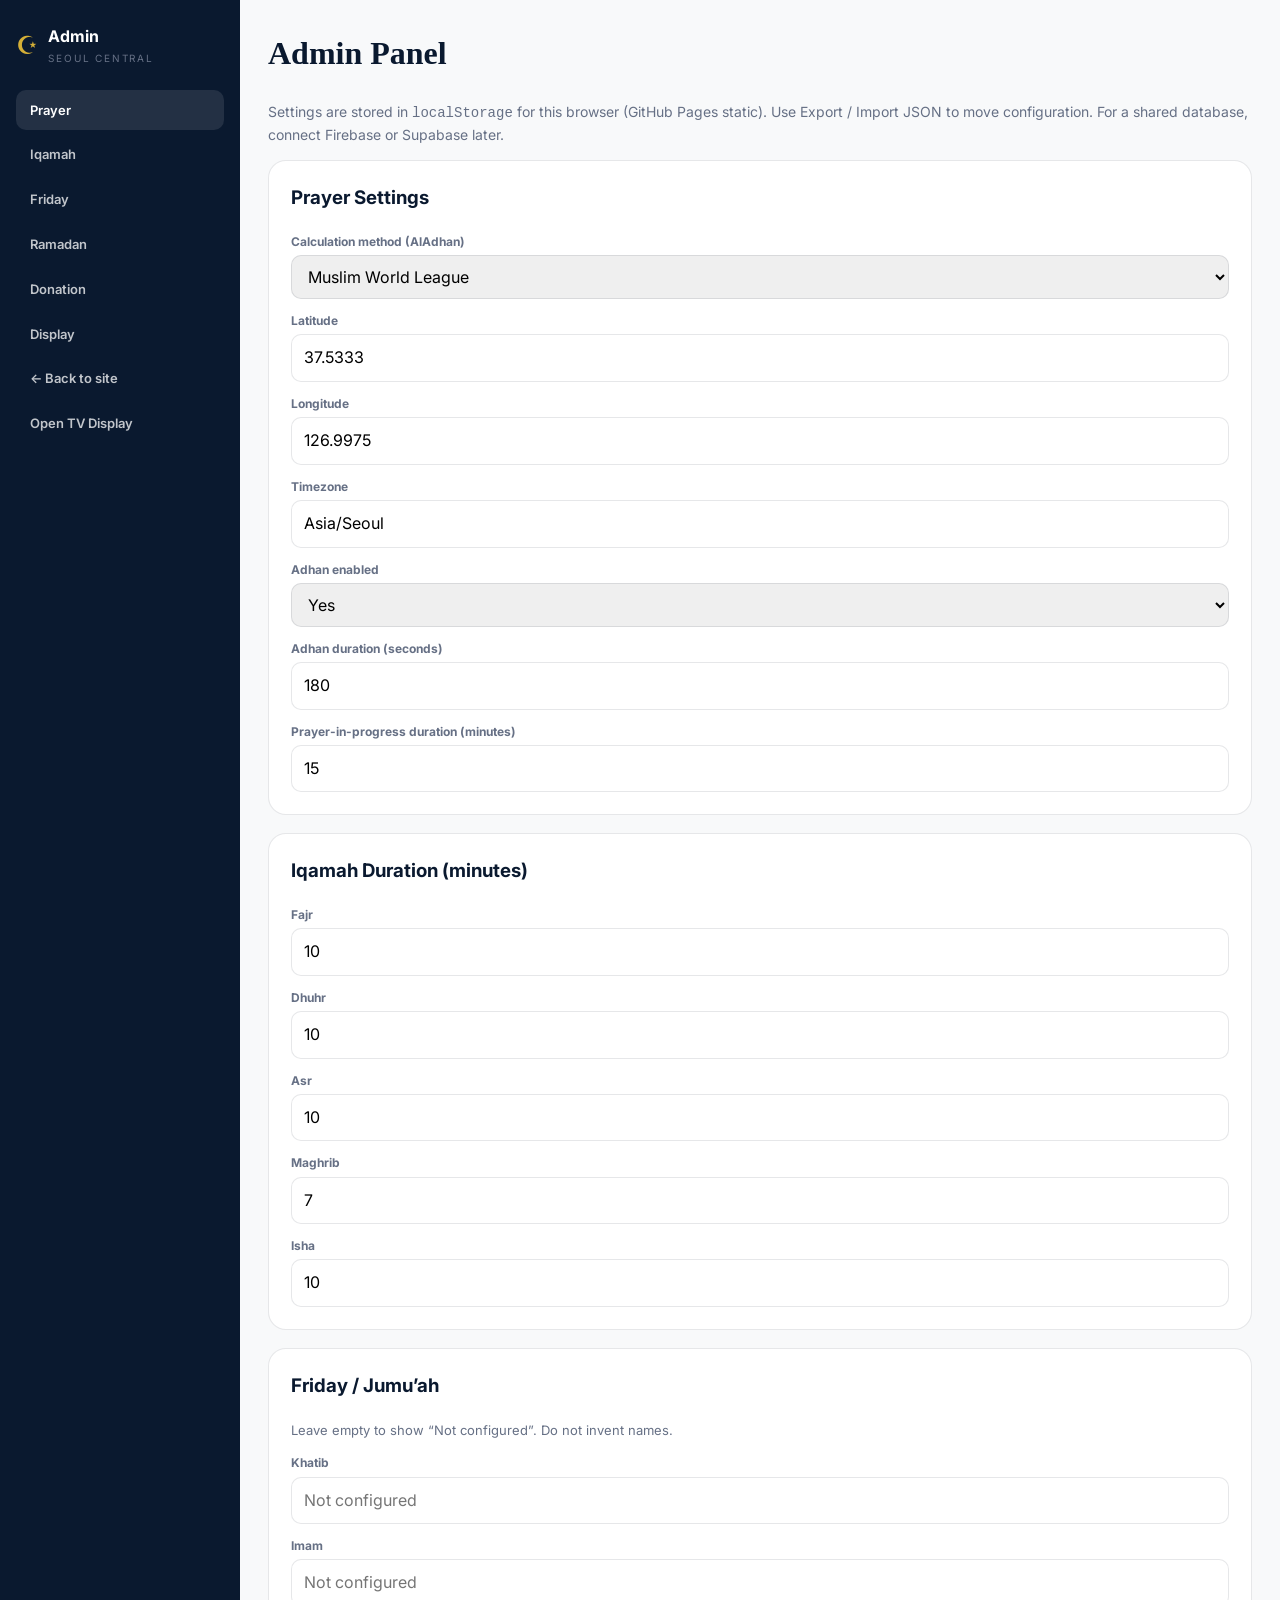
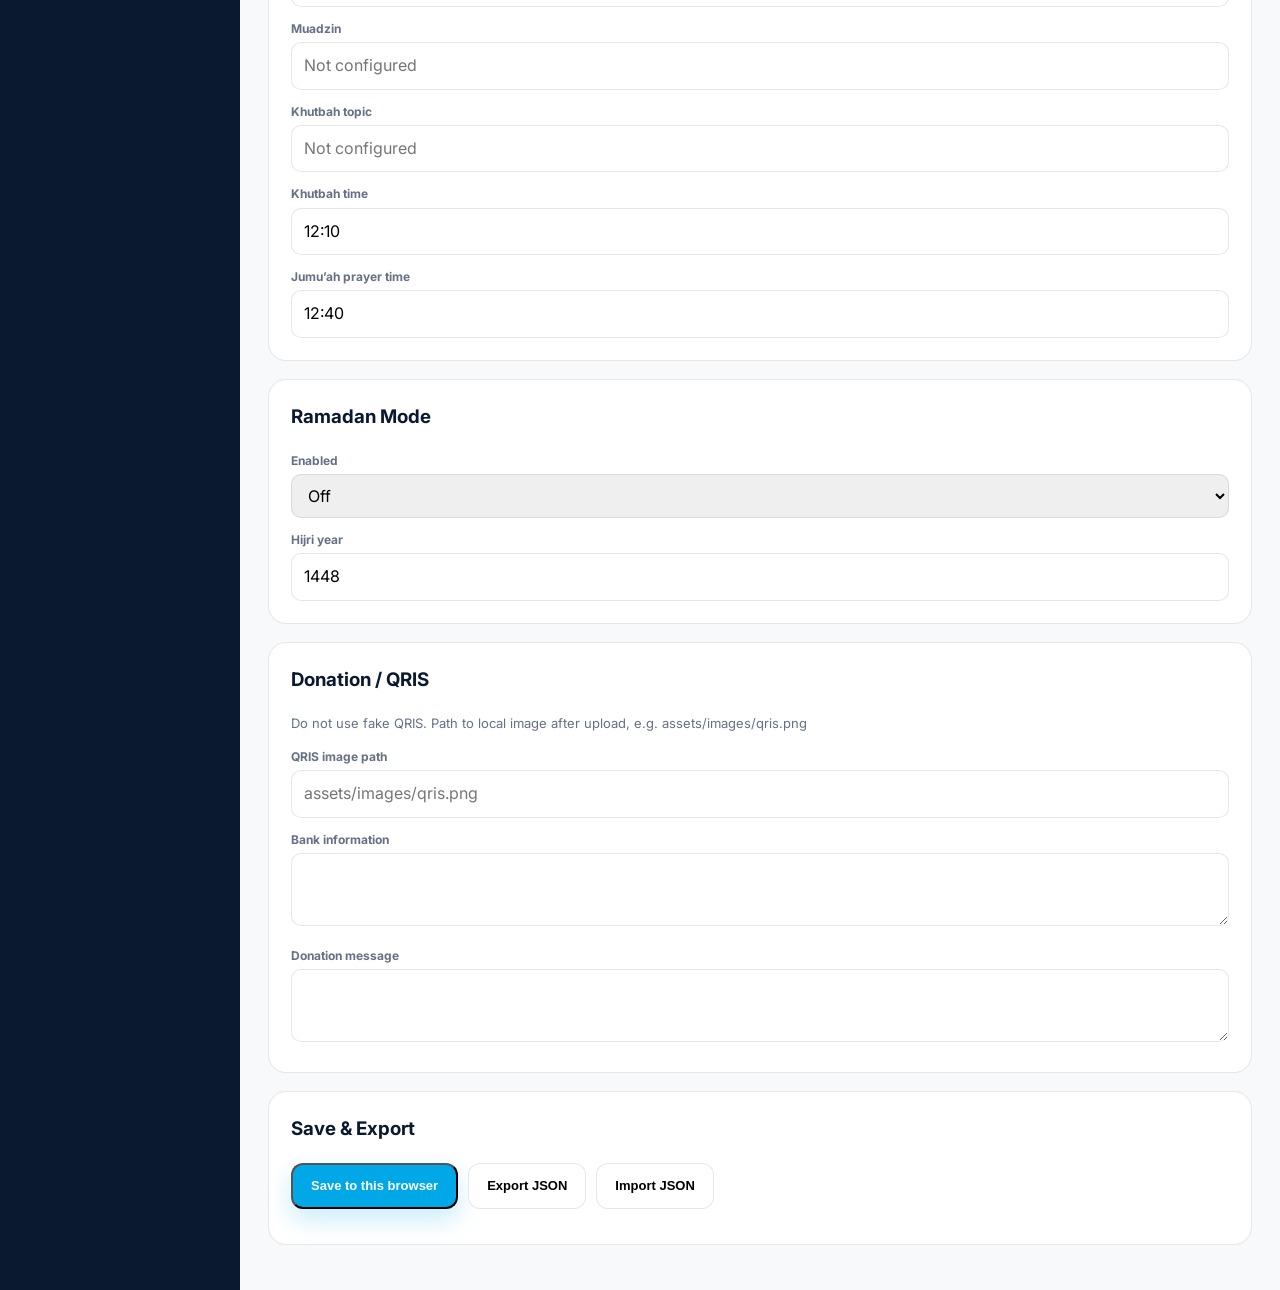
<file: admin.html>
<!DOCTYPE html>
<html lang="en">
<head>
  <meta charset="UTF-8">
  <meta name="viewport" content="width=device-width, initial-scale=1.0">
  <title>Admin — Seoul Central Mosque</title>
  <link href="https://fonts.googleapis.com/css2?family=Inter:wght@400;600;700;800&display=swap" rel="stylesheet">
  <link rel="stylesheet" href="style.css">
</head>
<body>
  <div class="admin-layout">
    <aside class="admin-nav">
      <div class="brand" style="margin-bottom:24px;color:#fff;">
        <span class="brand-mark" style="color:var(--gold)">☪</span>
        <span><b>Admin</b><small>Seoul Central</small></span>
      </div>
      <a href="#prayer" class="active">Prayer</a>
      <a href="#iqamah">Iqamah</a>
      <a href="#friday">Friday</a>
      <a href="#ramadan">Ramadan</a>
      <a href="#donation">Donation</a>
      <a href="#display">Display</a>
      <a href="index.html">← Back to site</a>
      <a href="display.html" target="_blank">Open TV Display</a>
    </aside>
    <main class="admin-main">
      <h1 style="margin-top:0;font-family:'Playfair Display',serif;">Admin Panel</h1>
      <p style="color:var(--muted);font-size:14px;">Settings are stored in <code>localStorage</code> for this browser (GitHub Pages static). Use Export / Import JSON to move configuration. For a shared database, connect Firebase or Supabase later.</p>

      <div class="admin-card" id="prayer">
        <h3>Prayer Settings</h3>
        <label>Calculation method (AlAdhan)</label>
        <select id="method">
          <option value="3">Muslim World League</option>
          <option value="2">Islamic Society of North America</option>
          <option value="4">Umm Al-Qura</option>
          <option value="5">Egyptian General Authority</option>
          <option value="1">University of Islamic Sciences, Karachi</option>
        </select>
        <label>Latitude</label>
        <input id="lat" type="number" step="0.0001" value="37.5333">
        <label>Longitude</label>
        <input id="lng" type="number" step="0.0001" value="126.9975">
        <label>Timezone</label>
        <input id="tz" value="Asia/Seoul" readonly>
        <label>Adhan enabled</label>
        <select id="adhanEnabled"><option value="true">Yes</option><option value="false">No</option></select>
        <label>Adhan duration (seconds)</label>
        <input id="adhanSec" type="number" value="180">
        <label>Prayer-in-progress duration (minutes)</label>
        <input id="inProgMin" type="number" value="15">
      </div>

      <div class="admin-card" id="iqamah">
        <h3>Iqamah Duration (minutes)</h3>
        <label>Fajr</label><input id="iqFajr" type="number" value="10">
        <label>Dhuhr</label><input id="iqDhuhr" type="number" value="10">
        <label>Asr</label><input id="iqAsr" type="number" value="10">
        <label>Maghrib</label><input id="iqMaghrib" type="number" value="7">
        <label>Isha</label><input id="iqIsha" type="number" value="10">
      </div>

      <div class="admin-card" id="friday">
        <h3>Friday / Jumu’ah</h3>
        <p style="font-size:13px;color:var(--muted);">Leave empty to show “Not configured”. Do not invent names.</p>
        <label>Khatib</label><input id="khatib" placeholder="Not configured">
        <label>Imam</label><input id="imam" placeholder="Not configured">
        <label>Muadzin</label><input id="muadzin" placeholder="Not configured">
        <label>Khutbah topic</label><input id="khutbahTopic" placeholder="Not configured">
        <label>Khutbah time</label><input id="khutbahTime" value="12:10">
        <label>Jumu’ah prayer time</label><input id="jumuahTime" value="12:40">
      </div>

      <div class="admin-card" id="ramadan">
        <h3>Ramadan Mode</h3>
        <label>Enabled</label>
        <select id="ramadanEnabled"><option value="false">Off</option><option value="true">On</option></select>
        <label>Hijri year</label><input id="ramadanYear" type="number" value="1448">
      </div>

      <div class="admin-card" id="donation">
        <h3>Donation / QRIS</h3>
        <p style="font-size:13px;color:var(--muted);">Do not use fake QRIS. Path to local image after upload, e.g. assets/images/qris.png</p>
        <label>QRIS image path</label><input id="qrisPath" placeholder="assets/images/qris.png">
        <label>Bank information</label><textarea id="bankInfo" rows="2"></textarea>
        <label>Donation message</label><textarea id="donMsg" rows="2"></textarea>
      </div>

      <div class="admin-card" id="display">
        <h3>Save &amp; Export</h3>
        <div class="admin-actions">
          <button class="btn primary" id="btnSave">Save to this browser</button>
          <button class="btn ghost" id="btnExport">Export JSON</button>
          <button class="btn ghost" id="btnImport">Import JSON</button>
          <input type="file" id="importFile" accept="application/json" style="display:none">
        </div>
        <p id="saveStatus" style="font-size:13px;margin-top:12px;color:var(--muted);"></p>
      </div>
    </main>
  </div>
  <script>
    const $ = s => document.querySelector(s);
    function load() {
      let s = {};
      try { s = JSON.parse(localStorage.getItem("scm_settings") || "{}"); } catch {}
      const p = s.prayer || {};
      const iq = p.iqamah || {};
      const fr = s.friday || {};
      const r = s.ramadan || {};
      const d = s.donation || {};
      $("#method").value = p.method || 3;
      $("#lat").value = p.latitude || 37.5333;
      $("#lng").value = p.longitude || 126.9975;
      $("#adhanEnabled").value = String(p.adhanEnabled !== false);
      $("#adhanSec").value = p.adhanDurationSeconds || 180;
      $("#inProgMin").value = p.prayerInProgressDurationMinutes || 15;
      $("#iqFajr").value = iq.Fajr ?? 10;
      $("#iqDhuhr").value = iq.Dhuhr ?? 10;
      $("#iqAsr").value = iq.Asr ?? 10;
      $("#iqMaghrib").value = iq.Maghrib ?? 7;
      $("#iqIsha").value = iq.Isha ?? 10;
      $("#khatib").value = fr.khatib || "";
      $("#imam").value = fr.imam || "";
      $("#muadzin").value = fr.muadzin || "";
      $("#khutbahTopic").value = fr.khutbahTopic || "";
      $("#khutbahTime").value = fr.khutbahTime || "12:10";
      $("#jumuahTime").value = fr.jumuahPrayerTime || "12:40";
      $("#ramadanEnabled").value = String(!!r.enabled);
      $("#ramadanYear").value = r.yearHijri || 1448;
      $("#qrisPath").value = d.qrisImage || "";
      $("#bankInfo").value = d.bankInfo || "";
      $("#donMsg").value = d.message || "";
    }
    function collect() {
      return {
        prayer: {
          method: Number($("#method").value),
          latitude: Number($("#lat").value),
          longitude: Number($("#lng").value),
          timezone: "Asia/Seoul",
          adhanEnabled: $("#adhanEnabled").value === "true",
          adhanDurationSeconds: Number($("#adhanSec").value),
          prayerInProgressDurationMinutes: Number($("#inProgMin").value),
          iqamah: {
            Fajr: Number($("#iqFajr").value),
            Dhuhr: Number($("#iqDhuhr").value),
            Asr: Number($("#iqAsr").value),
            Maghrib: Number($("#iqMaghrib").value),
            Isha: Number($("#iqIsha").value)
          },
          adjustments: { Fajr:0, Dhuhr:0, Asr:0, Maghrib:0, Isha:0 }
        },
        friday: {
          khatib: $("#khatib").value.trim(),
          imam: $("#imam").value.trim(),
          muadzin: $("#muadzin").value.trim(),
          khutbahTopic: $("#khutbahTopic").value.trim(),
          khutbahTime: $("#khutbahTime").value,
          jumuahPrayerTime: $("#jumuahTime").value
        },
        ramadan: {
          enabled: $("#ramadanEnabled").value === "true",
          yearHijri: Number($("#ramadanYear").value)
        },
        donation: {
          qrisImage: $("#qrisPath").value.trim(),
          bankInfo: $("#bankInfo").value.trim(),
          message: $("#donMsg").value.trim()
        }
      };
    }
    $("#btnSave").onclick = () => {
      const data = collect();
      localStorage.setItem("scm_settings", JSON.stringify(data));
      $("#saveStatus").textContent = "Saved to this browser’s localStorage.";
    };
    $("#btnExport").onclick = () => {
      const blob = new Blob([JSON.stringify(collect(), null, 2)], { type: "application/json" });
      const a = document.createElement("a");
      a.href = URL.createObjectURL(blob);
      a.download = "scm-settings.json";
      a.click();
    };
    $("#btnImport").onclick = () => $("#importFile").click();
    $("#importFile").onchange = (e) => {
      const f = e.target.files[0];
      if (!f) return;
      const r = new FileReader();
      r.onload = () => {
        try {
          localStorage.setItem("scm_settings", r.result);
          load();
          $("#saveStatus").textContent = "Imported successfully.";
        } catch (err) {
          $("#saveStatus").textContent = "Import failed.";
        }
      };
      r.readAsText(f);
    };
    load();
  </script>
</body>
</html>
</file>
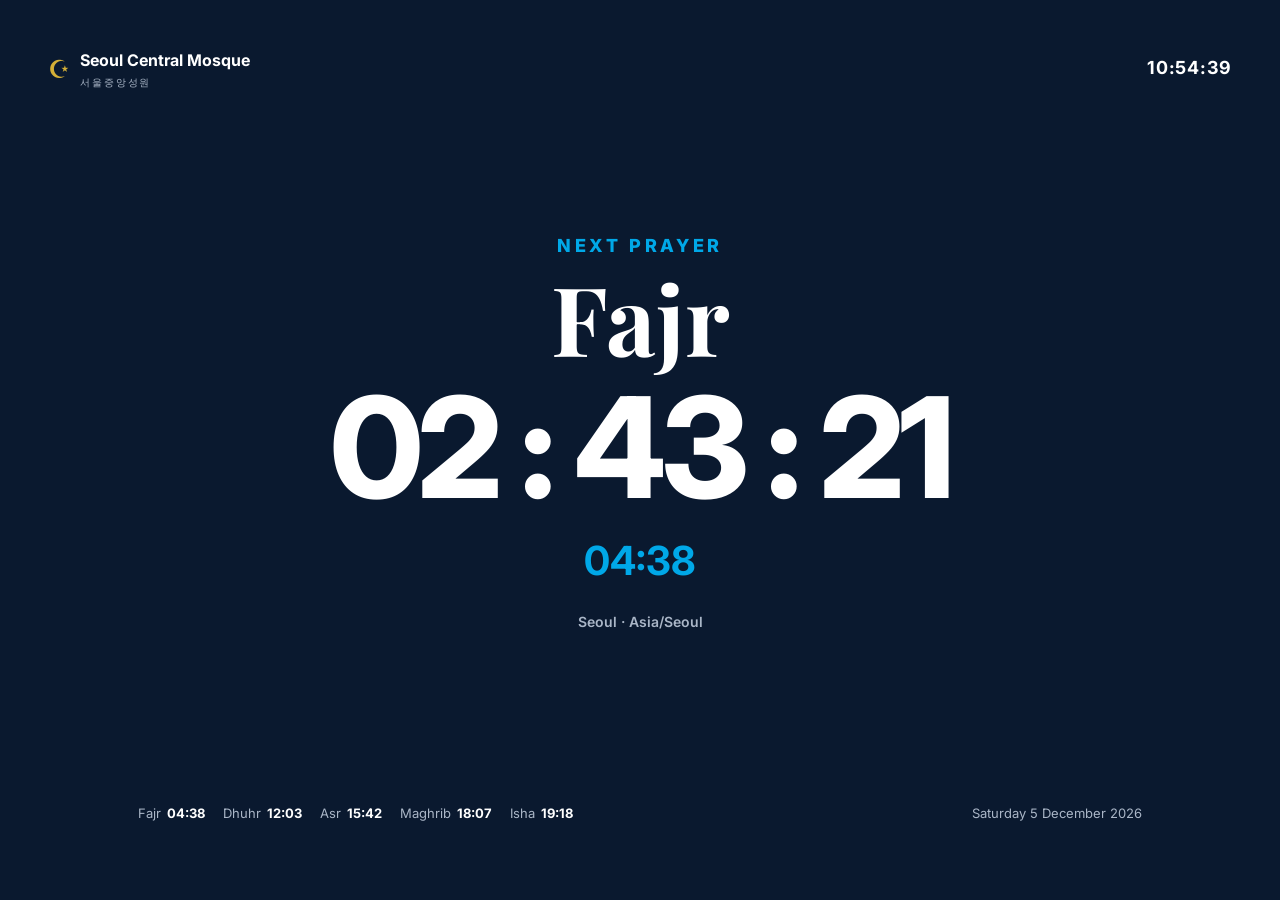
<file: display.html>
<!DOCTYPE html>
<html lang="en">
<head>
  <meta charset="UTF-8">
  <meta name="viewport" content="width=device-width, initial-scale=1.0">
  <meta name="theme-color" content="#0A192F">
  <title>Seoul Central Mosque — Display</title>
  <link rel="preconnect" href="https://fonts.googleapis.com">
  <link rel="preconnect" href="https://fonts.gstatic.com" crossorigin>
  <link href="https://fonts.googleapis.com/css2?family=Inter:wght@400;600;700;800&family=Playfair+Display:wght@700&display=swap" rel="stylesheet">
  <link rel="stylesheet" href="style.css">
  <style>
    body.display-body { cursor: none; }
    body.display-body.show-cursor { cursor: default; }
  </style>
</head>
<body class="display-body">
  <div class="display-wrap">
    <header class="display-header">
      <div class="brand">
        <span class="brand-mark" style="color:var(--gold)">☪</span>
        <span><b>Seoul Central Mosque</b><small>서울중앙성원</small></span>
      </div>
      <div id="dispClock" style="font-size:18px;font-weight:700;letter-spacing:.04em;"></div>
    </header>

    <main class="display-main">
      <div class="display-label" id="dispLabel">NEXT PRAYER</div>
      <div class="display-name" id="dispName">—</div>
      <div class="display-countdown" id="dispCountdown">-- : -- : --</div>
      <div class="display-time" id="dispTime"></div>
      <div id="dispSub" style="margin-top:18px;color:#aab6c7;font-size:14px;font-weight:600;"></div>
    </main>

    <footer class="display-footer">
      <div class="display-schedule" id="dispSchedule"></div>
      <div id="dispDate" style="color:#aab6c7;font-size:13px;"></div>
    </footer>
  </div>

  <script src="js/prayer-engine.js"></script>
  <script>
    const $ = s => document.querySelector(s);
    let settings = {}, engine = null;

    async function loadJSON(p, fb) {
      try { const r = await fetch(p); return await r.json(); } catch { return fb; }
    }
    function pad(n){ return String(n).padStart(2,"0"); }

    async function fetchSchedule() {
      const lat = 37.5333, lng = 126.9975, method = 3;
      const now = getSeoulNow();
      const date = `${now.getDate()}-${now.getMonth()+1}-${now.getFullYear()}`;
      try {
        const url = `https://api.aladhan.com/v1/timings/${date}?latitude=${lat}&longitude=${lng}&method=${method}&timezonestring=Asia/Seoul`;
        const j = await (await fetch(url)).json();
        const t = j.data.timings;
        return { Fajr:t.Fajr.slice(0,5), Dhuhr:t.Dhuhr.slice(0,5), Asr:t.Asr.slice(0,5), Maghrib:t.Maghrib.slice(0,5), Isha:t.Isha.slice(0,5) };
      } catch {
        return { Fajr:"04:38", Dhuhr:"12:03", Asr:"15:42", Maghrib:"18:07", Isha:"19:18" };
      }
    }

    function onUpdate(s) {
      $("#dispLabel").textContent = s.label;
      $("#dispName").textContent = s.name;
      $("#dispCountdown").textContent = s.countdown;
      $("#dispTime").textContent = s.time || "";
      $("#dispSub").textContent = s.sub || "";
      const sch = s.schedule || {};
      $("#dispSchedule").innerHTML = ["Fajr","Dhuhr","Asr","Maghrib","Isha"].map(n =>
        `<span>${n}<b>${sch[n]||"--:--"}</b></span>`).join("");
    }

    function tickClock() {
      const now = getSeoulNow();
      $("#dispClock").textContent = now.toLocaleTimeString("en-GB",{hour:"2-digit",minute:"2-digit",second:"2-digit",hour12:false,timeZone:"Asia/Seoul"});
      $("#dispDate").textContent = now.toLocaleDateString("en-GB",{weekday:"long",year:"numeric",month:"long",day:"numeric",timeZone:"Asia/Seoul"});
    }

    // auto-hide cursor
    let cursorTimer;
    function showCursor() {
      document.body.classList.add("show-cursor");
      clearTimeout(cursorTimer);
      cursorTimer = setTimeout(() => document.body.classList.remove("show-cursor"), 3000);
    }
    document.addEventListener("mousemove", showCursor);
    document.addEventListener("touchstart", showCursor);

    (async () => {
      settings = await loadJSON("data/settings.json", {});
      try {
        const st = localStorage.getItem("scm_settings");
        if (st) settings = Object.assign({}, settings, JSON.parse(st));
      } catch {}
      engine = new PrayerEngine(settings);
      engine.onUpdate(onUpdate);
      const schedule = await fetchSchedule();
      engine.setSchedule(schedule);
      engine.start();
      tickClock();
      setInterval(tickClock, 1000);
    })();
  </script>
</body>
</html>
</file>
<file: style.css>
:root{
  --white:#FFFFFF;--off:#F8F9FA;--navy:#0A192F;--navy2:#1A2530;--blue:#00A8E8;--gold:#D4AF37;
  --line:rgba(10,25,47,.10);--muted:#667085;--shadow:0 18px 50px rgba(10,25,47,.08);
}
*{box-sizing:border-box}html{scroll-behavior:smooth}body{margin:0;background:var(--white);color:var(--navy);font-family:Inter,system-ui,sans-serif;line-height:1.6}
a{color:inherit;text-decoration:none}.topbar{height:74px;padding:0 clamp(18px,4vw,64px);display:flex;align-items:center;justify-content:space-between;position:sticky;top:0;z-index:10;background:rgba(255,255,255,.88);backdrop-filter:blur(18px);border-bottom:1px solid var(--line)}
.brand{display:flex;align-items:center;gap:10px}.brand-mark{font-size:25px;color:var(--gold)}.brand small{display:block;color:var(--muted);font-size:10px;letter-spacing:.18em;text-transform:uppercase}
nav{display:flex;gap:25px;font-size:13px;font-weight:700}nav a{opacity:.72}nav a:hover{color:var(--blue);opacity:1}.icon-btn{border:1px solid var(--line);background:var(--white);border-radius:12px;padding:9px 12px;cursor:pointer;color:var(--navy)}
.hero{min-height:calc(100vh - 74px);padding:clamp(50px,9vw,120px) clamp(18px,7vw,110px);display:grid;grid-template-columns:1.15fr .85fr;gap:60px;align-items:center;background:linear-gradient(135deg,#fff 55%,#f5fbfe)}
.eyebrow{font-size:11px;font-weight:800;letter-spacing:.18em;color:var(--blue);text-transform:uppercase}.hero h1{font:700 clamp(46px,7vw,88px)/1.03 "Playfair Display",serif;margin:18px 0}.hero h1 span{color:var(--blue)}.hero p{max-width:610px;color:var(--muted);font-size:17px}.hero-actions{display:flex;gap:12px;margin-top:28px}.btn{display:inline-flex;justify-content:center;align-items:center;min-height:46px;padding:0 18px;border-radius:12px;font-weight:800;font-size:13px}.primary{background:var(--blue);color:#fff;box-shadow:0 10px 25px rgba(0,168,232,.22)}.ghost{border:1px solid var(--line);background:#fff}
.glass{background:rgba(255,255,255,.78);border:1px solid rgba(255,255,255,.95);box-shadow:var(--shadow);border-radius:28px}.hero-card{padding:34px}.live-row{font-size:11px;font-weight:800;letter-spacing:.14em}.live-dot{display:inline-block;width:8px;height:8px;border-radius:50%;background:#19b56b;margin-right:8px}.hero-clock{font-size:clamp(52px,8vw,88px);font-weight:800;letter-spacing:-.05em;margin:12px 0}.muted{color:var(--muted)}.location-pill{margin-top:25px;background:var(--off);padding:10px 13px;border-radius:12px;font-size:13px;font-weight:700}
.section{padding:clamp(64px,8vw,110px) clamp(18px,7vw,110px)}.section.alt{background:var(--off)}.section.compact{padding-top:30px;padding-bottom:60px}.section-head{display:flex;justify-content:space-between;align-items:end;gap:20px;margin-bottom:30px}.section h2{font:700 clamp(32px,4vw,52px)/1.1 "Playfair Display",serif;margin:8px 0 0}.date-box{display:grid;text-align:right;font-size:12px;color:var(--muted)}.date-box b{color:var(--navy)}
.next-prayer{padding:28px clamp(20px,4vw,42px);display:flex;justify-content:space-between;align-items:center;gap:30px;margin-bottom:22px}.next-prayer h3{font-size:30px;margin:6px 0}.next-prayer p{font-size:44px;font-weight:800;margin:0;color:var(--blue)}.countdown-wrap{text-align:right}.countdown-wrap span,.countdown-wrap small{display:block;color:var(--muted);font-size:10px;font-weight:800;letter-spacing:.14em}.countdown-wrap strong{display:block;font-size:clamp(34px,6vw,62px);letter-spacing:-.04em}
.prayer-grid{display:grid;grid-template-columns:repeat(6,1fr);gap:12px}.prayer-card{padding:20px;border:1px solid var(--line);border-radius:18px;background:#fff}.prayer-card.active{border-color:var(--blue);box-shadow:0 10px 30px rgba(0,168,232,.13)}.prayer-card b{display:block}.prayer-card span{color:var(--muted);font-size:12px}.prayer-card time{display:block;font-size:24px;font-weight:800;margin-top:8px}.notice{font-size:11px;color:var(--muted);margin-top:16px}
.display-grid{display:grid;grid-template-columns:repeat(3,1fr);gap:16px}.feature-card{background:#fff;border:1px solid var(--line);border-radius:22px;padding:26px;transition:.2s}.feature-card:hover{transform:translateY(-4px);box-shadow:var(--shadow)}.feature-icon{font-size:28px}.feature-card h3{margin:16px 0 7px}.feature-card p{color:var(--muted);margin:0;font-size:14px}
.timeline{max-width:900px;margin:40px auto 0;border-left:2px solid rgba(0,168,232,.25)}.timeline-item{position:relative;display:grid;grid-template-columns:130px 1fr;gap:25px;padding:0 0 50px 32px}.timeline-item:before{content:"";position:absolute;left:-8px;top:3px;width:14px;height:14px;border-radius:50%;background:var(--blue);box-shadow:0 0 0 6px rgba(0,168,232,.10)}.year{font-weight:800;color:var(--gold);font-size:14px}.timeline-item h3{margin:0 0 7px;font-size:22px}.timeline-item p{margin:0;color:var(--muted)}
.guide-grid{display:grid;grid-template-columns:.8fr 1.2fr;gap:18px}.map-card,.route-card{background:#fff;border:1px solid var(--line);border-radius:24px;padding:30px}.map-orb{font-size:42px}.map-card h3{font-size:25px;margin:12px 0 4px}.map-card p{color:var(--muted);margin-bottom:24px}.route-step{display:grid;grid-template-columns:42px 1fr;gap:18px;padding:12px 0 24px;border-bottom:1px solid var(--line)}.route-step:last-child{border:0}.route-step>span{width:34px;height:34px;border-radius:50%;display:grid;place-items:center;background:var(--navy);color:#fff;font-size:12px;font-weight:800}.route-step b{font-size:16px}.route-step p{margin:3px 0 0;color:var(--muted);font-size:14px}
.source-box{padding:20px 24px;border:1px solid var(--line);border-radius:18px;background:#fff}.source-box p{color:var(--muted);font-size:12px;margin:8px 0 0}footer{background:var(--navy);color:#fff;padding:28px clamp(18px,7vw,110px);display:flex;justify-content:space-between;gap:20px;font-size:12px}footer span{color:#aab6c7;display:block}
body.dark{
  --white:#0A192F;
  --off:#101e31;
  --navy:#FFFFFF;
  --navy2:#E8EEF5;
  --line:rgba(255,255,255,.12);
  --muted:#aab6c7;
  --shadow:0 18px 50px rgba(0,0,0,.35);
  background:#0A192F;
  color:#FFFFFF;
}
body.dark .topbar{
  background:rgba(10,25,47,.92);
  border-bottom-color:rgba(255,255,255,.12);
}
body.dark .hero{
  background:linear-gradient(135deg,#0A192F 55%,#0f1d30);
}
body.dark .glass,
body.dark .feature-card,
body.dark .prayer-card,
body.dark .map-card,
body.dark .route-card,
body.dark .source-box,
body.dark .quote-card,
body.dark .video-card,
body.dark .agenda-card,
body.dark .donation-box,
body.dark .letter-card{
  background:#0f1d30;
  color:#fff;
  border-color:rgba(255,255,255,.12);
}
body.dark .ghost,
body.dark .icon-btn{
  background:#0f1d30;
  color:#fff;
  border-color:rgba(255,255,255,.18);
}
body.dark .section.alt{background:#101e31}
body.dark .location-pill,
body.dark .weather-pill{background:#15263a;color:#fff}
body.dark .prayer-card time,
body.dark .next-prayer h3,
body.dark .section h2,
body.dark .hero h1{color:#fff}
body.dark .quote-card .quote-text{color:#fff}
body.dark .video-card h3,
body.dark .agenda-card h3{color:#fff}
body.dark .timeline-item h3{color:#fff}
body.dark .timeline{border-left-color:rgba(0,168,232,.35)}
body.dark footer{background:#06101c}
body.dark .btn.ghost{color:#fff}
body.dark .notice{color:#aab6c7}

@media(max-width:900px){nav{display:none}.hero{grid-template-columns:1fr}.prayer-grid{grid-template-columns:repeat(3,1fr)}.display-grid{grid-template-columns:repeat(2,1fr)}.guide-grid{grid-template-columns:1fr}}
@media(max-width:600px){.topbar{height:64px}.hero{padding-top:55px}.hero-actions{flex-direction:column}.btn{width:100%}.section-head{align-items:start;flex-direction:column}.date-box{text-align:left}.next-prayer{flex-direction:column;align-items:start}.countdown-wrap{text-align:left}.prayer-grid{grid-template-columns:repeat(2,1fr)}.display-grid{grid-template-columns:1fr}.timeline-item{grid-template-columns:1fr;gap:3px}.timeline-item{padding-left:24px}footer{flex-direction:column}}

/* ===== Extended components — same visual language ===== */
.gallery-section .carousel {
  position: relative;
  border-radius: 24px;
  overflow: hidden;
  background: var(--off);
  aspect-ratio: 16/9;
  max-height: 520px;
}
.gallery-section .carousel img {
  width: 100%;
  height: 100%;
  object-fit: cover;
  display: block;
}
.carousel-nav {
  position: absolute;
  top: 50%;
  transform: translateY(-50%);
  width: 44px;
  height: 44px;
  border-radius: 50%;
  border: none;
  background: rgba(255,255,255,.9);
  color: var(--navy);
  font-size: 20px;
  cursor: pointer;
  box-shadow: var(--shadow);
  z-index: 2;
}
.carousel-nav.prev { left: 16px; }
.carousel-nav.next { right: 16px; }
.carousel-caption {
  position: absolute;
  bottom: 0;
  left: 0;
  right: 0;
  padding: 18px 22px;
  background: linear-gradient(transparent, rgba(10,25,47,.75));
  color: #fff;
  font-size: 14px;
  font-weight: 600;
}
.carousel-counter {
  position: absolute;
  top: 16px;
  right: 16px;
  background: rgba(10,25,47,.7);
  color: #fff;
  padding: 6px 12px;
  border-radius: 20px;
  font-size: 12px;
  font-weight: 700;
}

.quote-card {
  background: #fff;
  border: 1px solid var(--line);
  border-radius: 24px;
  padding: 36px 32px;
  text-align: center;
  max-width: 720px;
  margin: 0 auto;
  transition: opacity .4s ease;
}
.quote-card .quote-text {
  font-family: "Playfair Display", serif;
  font-size: clamp(20px, 3vw, 28px);
  line-height: 1.45;
  margin: 0 0 16px;
  color: var(--navy);
}
.quote-card .quote-source {
  font-size: 13px;
  font-weight: 700;
  color: var(--blue);
  letter-spacing: .04em;
}

.video-grid {
  display: grid;
  grid-template-columns: repeat(auto-fill, minmax(280px, 1fr));
  gap: 18px;
}
.video-card {
  background: #fff;
  border: 1px solid var(--line);
  border-radius: 20px;
  overflow: hidden;
  transition: .2s;
}
.video-card:hover { transform: translateY(-3px); box-shadow: var(--shadow); }
.video-card img {
  width: 100%;
  aspect-ratio: 16/9;
  object-fit: cover;
  display: block;
}
.video-card .body {
  padding: 16px 18px;
}
.video-card h3 { margin: 0 0 8px; font-size: 16px; }
.video-card a {
  font-size: 12px;
  font-weight: 800;
  color: var(--blue);
  letter-spacing: .06em;
}

.agenda-grid {
  display: grid;
  grid-template-columns: repeat(auto-fill, minmax(220px, 1fr));
  gap: 14px;
}
.agenda-card {
  background: #fff;
  border: 1px solid var(--line);
  border-radius: 18px;
  padding: 20px;
}
.agenda-card .date-badge {
  font-size: 11px;
  font-weight: 800;
  letter-spacing: .12em;
  color: var(--blue);
  text-transform: uppercase;
}
.agenda-card h3 { margin: 8px 0 4px; font-size: 17px; }
.agenda-card .time { color: var(--muted); font-size: 14px; font-weight: 600; }

.donation-box {
  background: #fff;
  border: 1px solid var(--line);
  border-radius: 24px;
  padding: 32px;
  text-align: center;
  max-width: 480px;
  margin: 0 auto;
}
.donation-box .qris-placeholder {
  width: 180px;
  height: 180px;
  margin: 20px auto;
  background: var(--off);
  border: 2px dashed var(--line);
  border-radius: 16px;
  display: grid;
  place-items: center;
  color: var(--muted);
  font-size: 13px;
  font-weight: 600;
}
.donation-box img.qris {
  width: 180px;
  height: 180px;
  object-fit: contain;
  margin: 20px auto;
  display: block;
}

.weather-pill {
  display: inline-flex;
  align-items: center;
  gap: 8px;
  background: var(--off);
  padding: 8px 14px;
  border-radius: 999px;
  font-size: 13px;
  font-weight: 700;
}

/* Display mode (TV) helpers used by display.html */
.display-body {
  background: var(--navy);
  color: #fff;
  min-height: 100vh;
  margin: 0;
  overflow: hidden;
  font-family: Inter, system-ui, sans-serif;
}
.display-wrap {
  height: 100vh;
  display: grid;
  grid-template-rows: auto 1fr auto;
  padding: clamp(20px, 4vw, 48px);
}
.display-header {
  display: flex;
  justify-content: space-between;
  align-items: center;
}
.display-header .brand { color: #fff; }
.display-header .brand small { color: #aab6c7; }
.display-main {
  display: flex;
  flex-direction: column;
  justify-content: center;
  align-items: center;
  text-align: center;
}
.display-label {
  font-size: clamp(14px, 2vw, 18px);
  font-weight: 800;
  letter-spacing: .2em;
  color: var(--blue);
  text-transform: uppercase;
  margin-bottom: 8px;
}
.display-name {
  font-family: "Playfair Display", serif;
  font-size: clamp(48px, 10vw, 96px);
  font-weight: 700;
  margin: 0 0 12px;
  line-height: 1;
}
.display-countdown {
  font-size: clamp(56px, 14vw, 140px);
  font-weight: 800;
  letter-spacing: -.04em;
  line-height: 1;
  color: #fff;
}
.display-time {
  font-size: clamp(24px, 4vw, 40px);
  color: var(--blue);
  margin-top: 12px;
  font-weight: 700;
}
.display-footer {
  display: flex;
  justify-content: space-between;
  align-items: end;
  gap: 20px;
  flex-wrap: wrap;
}
.display-schedule {
  display: flex;
  gap: 18px;
  flex-wrap: wrap;
}
.display-schedule span {
  font-size: 13px;
  color: #aab6c7;
}
.display-schedule b { color: #fff; margin-left: 6px; }

/* Admin */
.admin-layout {
  display: grid;
  grid-template-columns: 240px 1fr;
  min-height: 100vh;
}
.admin-nav {
  background: var(--navy);
  color: #fff;
  padding: 24px 16px;
}
.admin-nav a {
  display: block;
  padding: 10px 14px;
  border-radius: 10px;
  margin-bottom: 4px;
  font-size: 13px;
  font-weight: 600;
  opacity: .75;
}
.admin-nav a:hover, .admin-nav a.active { background: rgba(255,255,255,.1); opacity: 1; }
.admin-main { padding: 28px; background: var(--off); }
.admin-card {
  background: #fff;
  border: 1px solid var(--line);
  border-radius: 18px;
  padding: 22px;
  margin-bottom: 18px;
}
.admin-card h3 { margin-top: 0; }
.admin-card label { display: block; font-size: 12px; font-weight: 700; margin: 12px 0 4px; color: var(--muted); }
.admin-card input, .admin-card select, .admin-card textarea {
  width: 100%;
  padding: 10px 12px;
  border: 1px solid var(--line);
  border-radius: 10px;
  font: inherit;
}
.admin-actions { display: flex; gap: 10px; margin-top: 16px; flex-wrap: wrap; }

@media (max-width: 900px) {
  .admin-layout { grid-template-columns: 1fr; }
  .admin-nav { display: flex; gap: 6px; overflow-x: auto; padding: 12px; }
  .admin-nav a { white-space: nowrap; }
}

/* Video carousel (horizontal scroll on mobile, grid on desktop) */
.video-carousel-wrap {
  position: relative;
}
.video-grid {
  display: grid;
  grid-template-columns: repeat(auto-fill, minmax(280px, 1fr));
  gap: 18px;
}
@media (max-width: 700px) {
  .video-grid {
    display: flex;
    overflow-x: auto;
    scroll-snap-type: x mandatory;
    gap: 14px;
    padding-bottom: 8px;
    -webkit-overflow-scrolling: touch;
  }
  .video-card {
    min-width: 78vw;
    max-width: 320px;
    scroll-snap-align: start;
    flex-shrink: 0;
  }
}
.video-card {
  background: #fff;
  border: 1px solid var(--line);
  border-radius: 20px;
  overflow: hidden;
  transition: .2s;
}
.video-card:hover { transform: translateY(-3px); box-shadow: var(--shadow); }
.video-card .thumb-wrap {
  position: relative;
  aspect-ratio: 16/9;
  background: var(--off);
}
.video-card .thumb-wrap img {
  width: 100%;
  height: 100%;
  object-fit: cover;
  display: block;
}
.video-card .play-badge {
  position: absolute;
  inset: 0;
  display: grid;
  place-items: center;
  background: rgba(10,25,47,.25);
  color: #fff;
  font-size: 42px;
  pointer-events: none;
}
.video-card .body { padding: 16px 18px; }
.video-card h3 { margin: 0 0 8px; font-size: 16px; }
.video-card a {
  font-size: 12px;
  font-weight: 800;
  color: var(--blue);
  letter-spacing: .06em;
}

/* Fix dark mode visibility for new sections */
body.dark .quote-card {
  background: #0f1d30;
  border-color: rgba(255,255,255,.12);
}
body.dark .quote-card .quote-text { color: #fff; }
body.dark .video-card,
body.dark .agenda-card,
body.dark .donation-box {
  background: #0f1d30;
  border-color: rgba(255,255,255,.12);
  color: #fff;
}
body.dark .video-card h3,
body.dark .agenda-card h3 { color: #fff; }
body.dark .carousel {
  background: #0f1d30;
}
body.dark .carousel-nav {
  background: rgba(15,29,48,.9);
  color: #fff;
}
/* Ensure video grid visible */
#videoGrid:empty::after {
  content: "Loading videos…";
  color: var(--muted);
  font-size: 14px;
}
</file>
